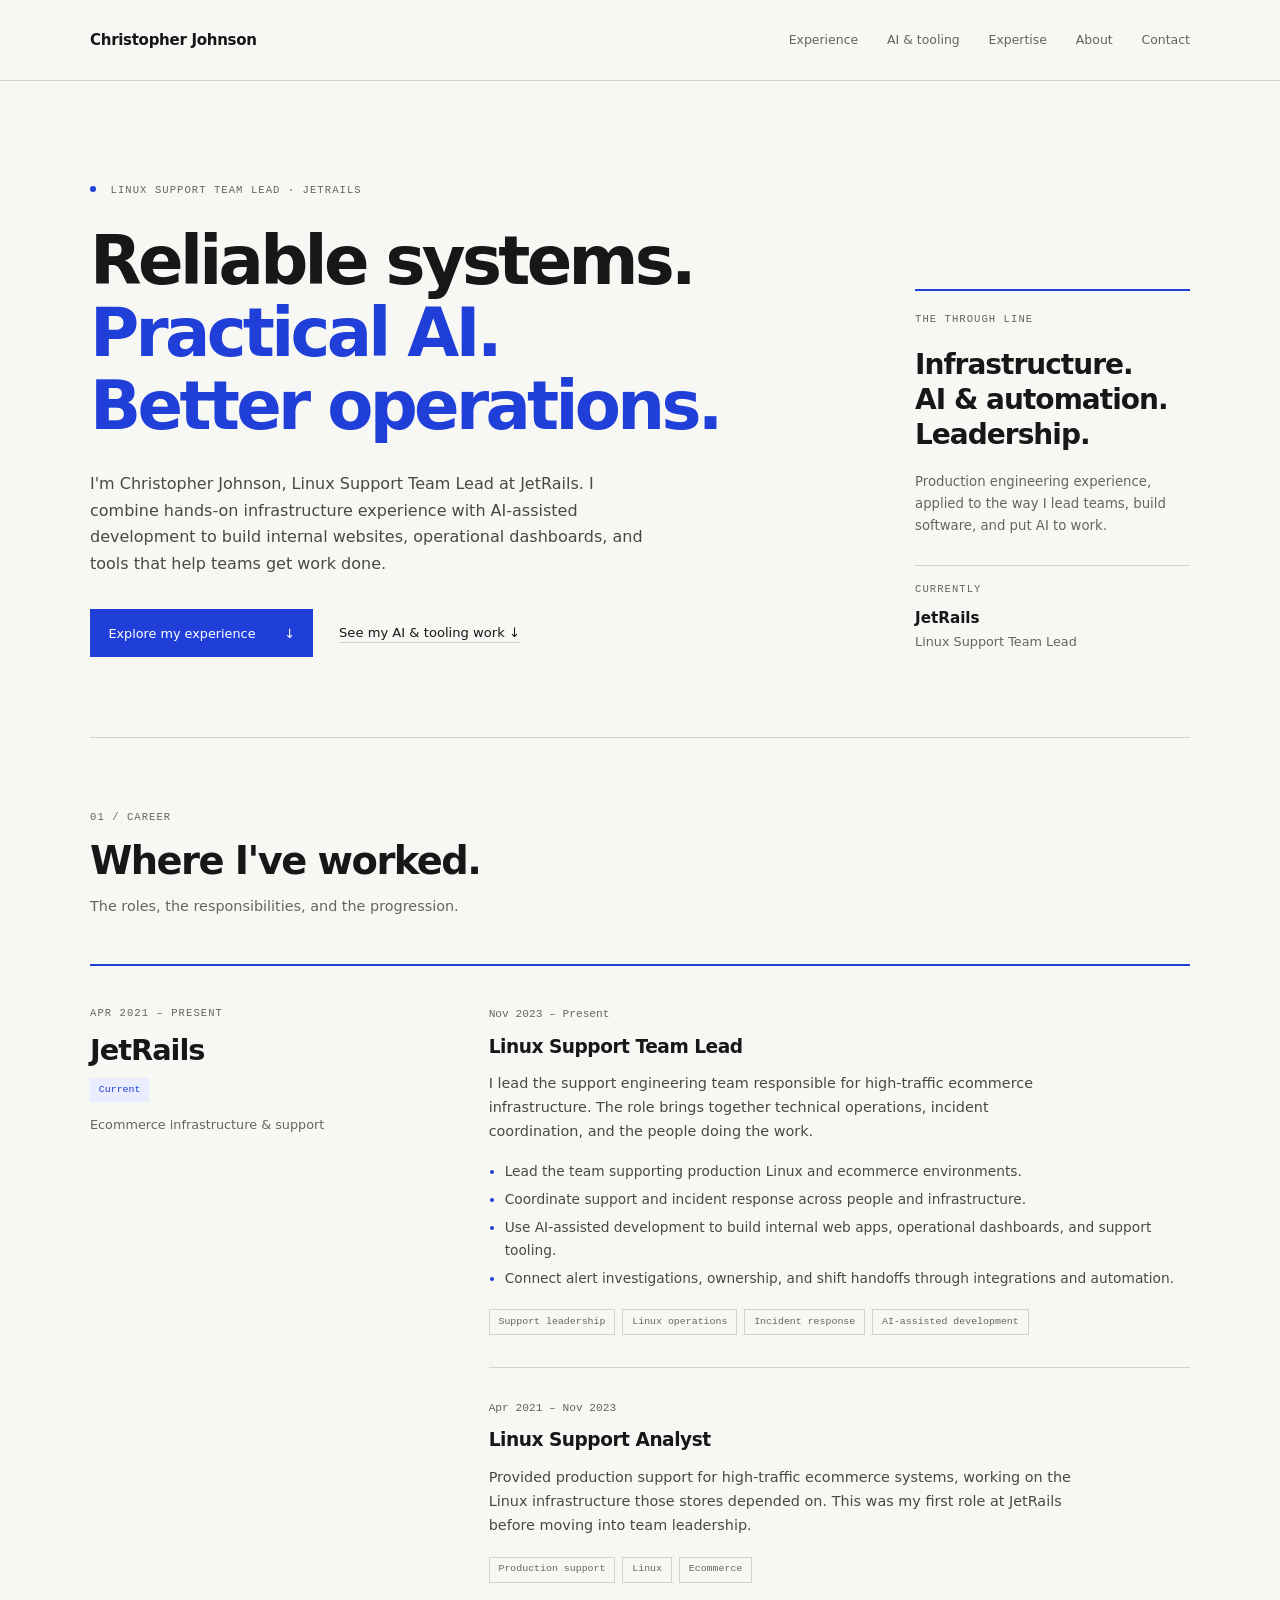
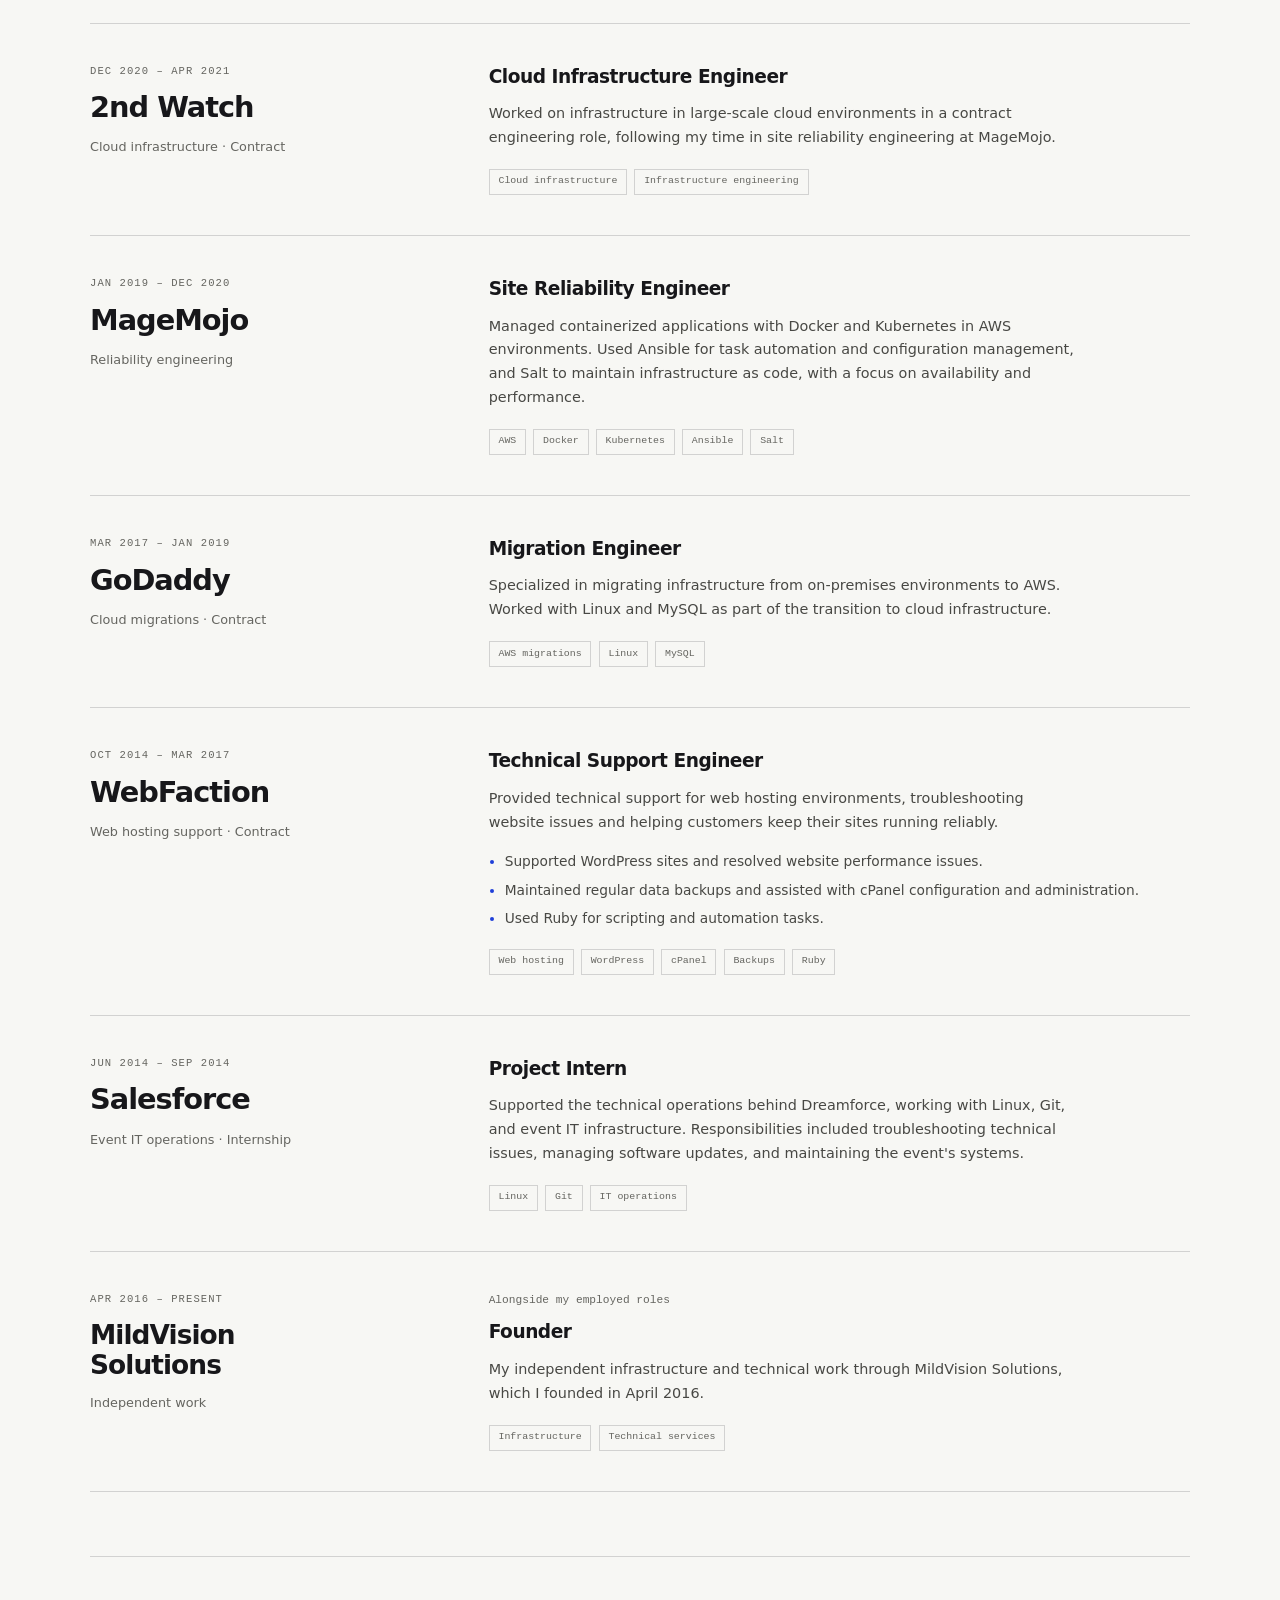
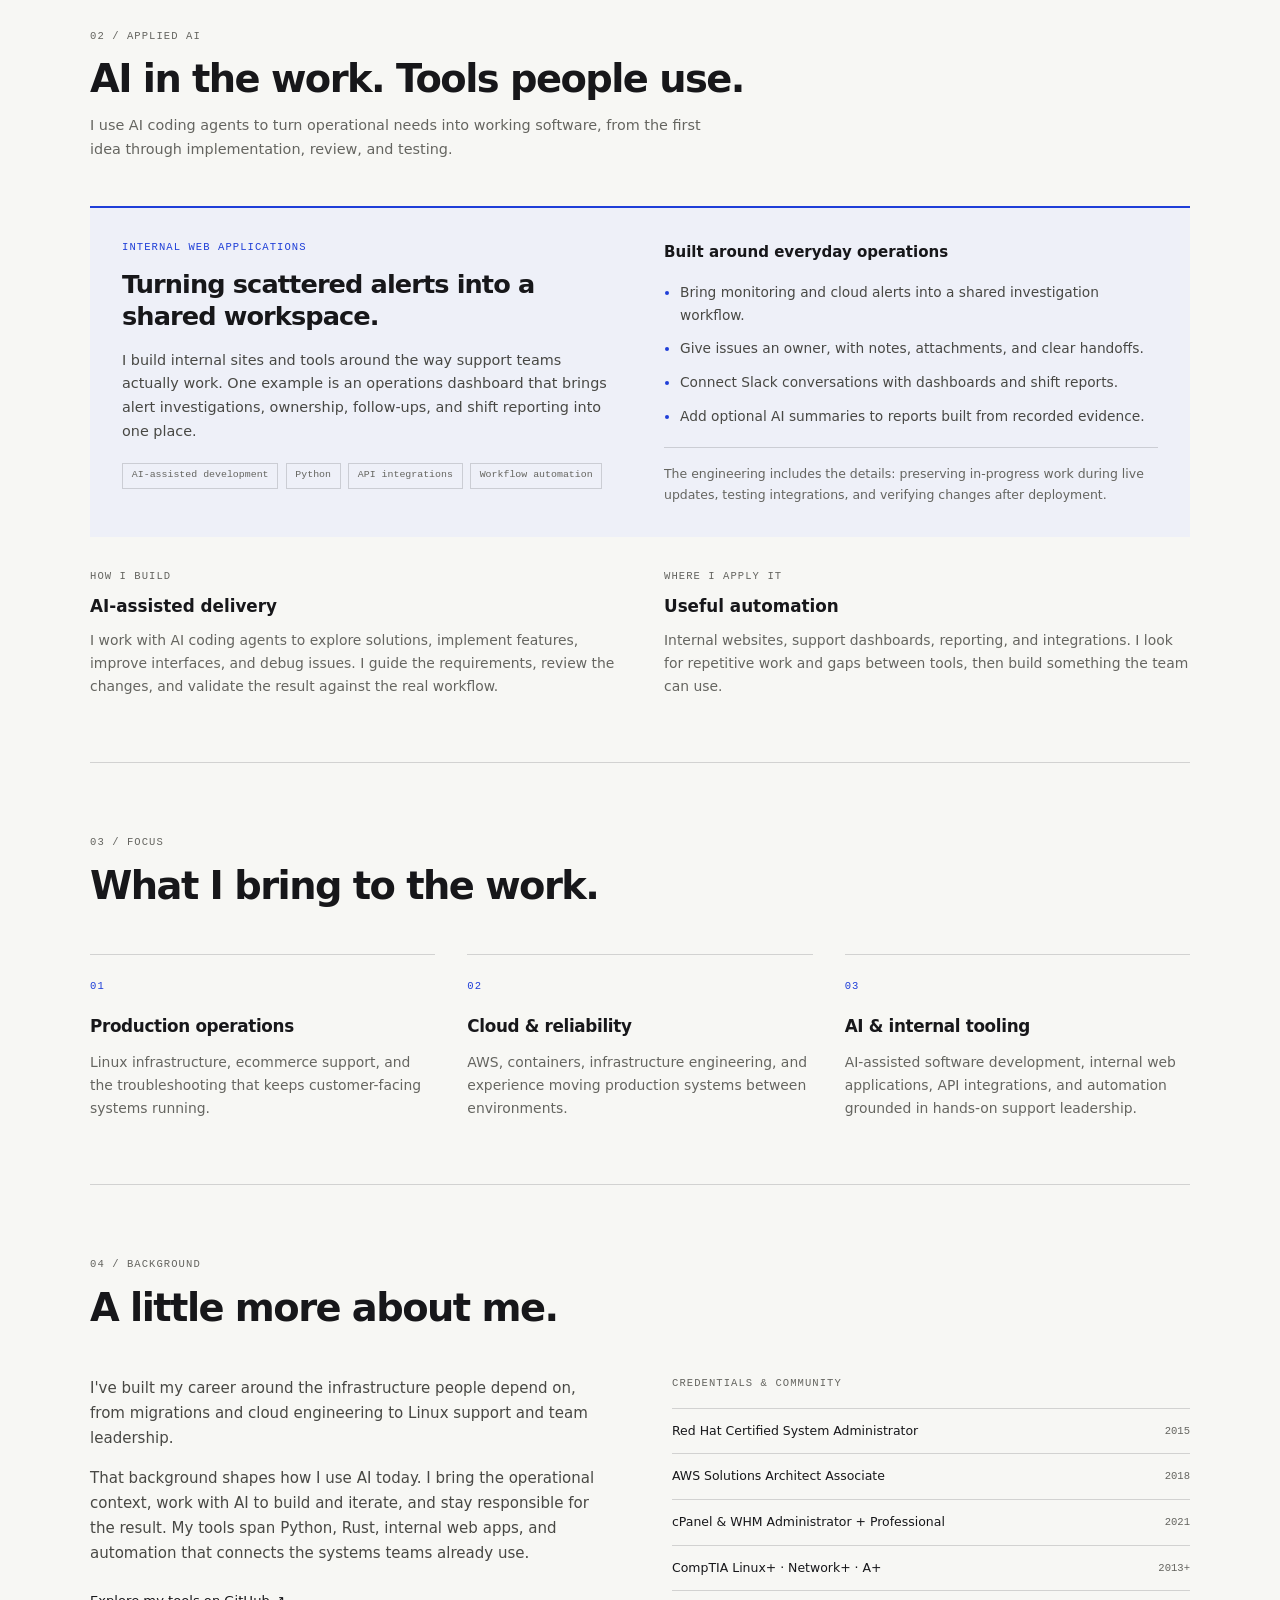
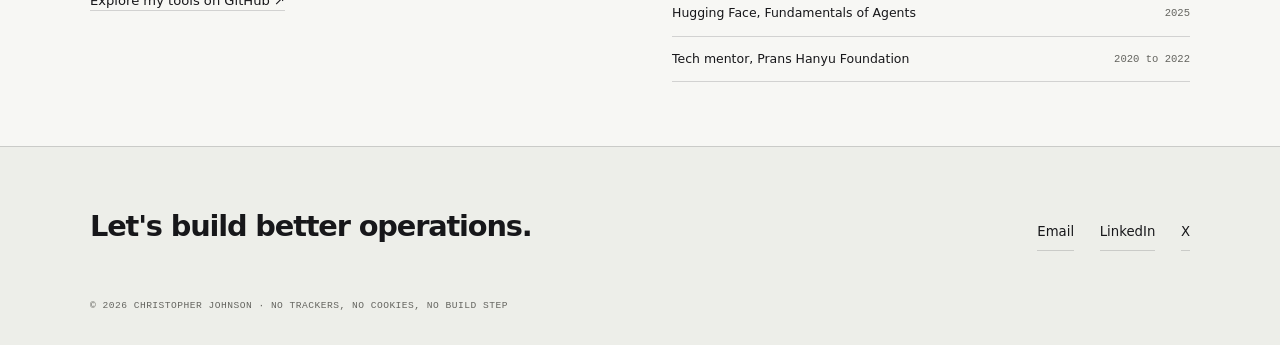
<file: index.html>
<!doctype html>
<html lang="en">
<head>
  <meta charset="utf-8">
  <meta name="viewport" content="width=device-width, initial-scale=1">
  <meta name="theme-color" content="#f7f7f4">
  <title>Christopher Johnson · Infrastructure, AI &amp; Operations</title>
  <meta name="description" content="Christopher Johnson leads Linux support at JetRails and uses AI-assisted development to build internal web apps, operational dashboards, and automation. Explore his work and career.">
  <link rel="canonical" href="https://chrisjohnson89.github.io/">
  <link rel="icon" href="data:image/svg+xml,%3Csvg xmlns='http://www.w3.org/2000/svg' viewBox='0 0 64 64'%3E%3Crect width='64' height='64' fill='%231f3fd8'/%3E%3Ctext x='32' y='43' font-family='-apple-system,Segoe UI,sans-serif' font-size='30' font-weight='700' fill='%23f7f7f4' text-anchor='middle'%3ECJ%3C/text%3E%3C/svg%3E">
  <meta property="og:title" content="Christopher Johnson · Infrastructure, AI &amp; Operations">
  <meta property="og:description" content="Reliable systems. Practical AI. Better operations. Linux support leadership, internal web apps, and AI-assisted tooling by Christopher Johnson.">
  <meta property="og:type" content="website">
  <meta property="og:url" content="https://chrisjohnson89.github.io/">
  <meta property="og:image" content="https://chrisjohnson89.github.io/og-image.png">
  <meta name="twitter:card" content="summary_large_image">
  <link rel="stylesheet" href="styles.css?v=20260929-career-ai">
  <script type="application/ld+json">
  {
    "@context": "https://schema.org",
    "@type": "Person",
    "name": "Christopher Johnson",
    "jobTitle": "Linux Support Team Lead",
    "worksFor": { "@type": "Organization", "name": "JetRails" },
    "url": "https://chrisjohnson89.github.io/",
    "email": "mailto:cjengineer89@gmail.com",
    "sameAs": [
      "https://github.com/ChrisJohnson89",
      "https://www.linkedin.com/in/chrisjohnsonlink/",
      "https://x.com/sweetunit"
    ]
  }
  </script>
</head>
<body>
<a class="skip-link" href="#main">Skip to content</a>
<header class="site">
  <div class="wrap">
    <a class="wordmark" href="#">Christopher Johnson</a>
    <nav class="primary" aria-label="Primary">
      <a href="#experience">Experience</a>
      <a href="#ai-tooling">AI &amp; tooling</a>
      <a href="#expertise">Expertise</a>
      <a href="#about">About</a>
      <a href="#contact">Contact</a>
    </nav>
  </div>
</header>

<main id="main">
  <div class="wrap">
    <section class="hero" aria-labelledby="intro-title">
      <div class="hero-copy">
        <p class="label"><span class="status-dot" aria-hidden="true"></span> Linux Support Team Lead · JetRails</p>
        <h1 id="intro-title">Reliable systems.<br><span class="accent">Practical AI.<br>Better operations.</span></h1>
        <p class="intro">I'm Christopher Johnson, Linux Support Team Lead at JetRails. I combine hands-on infrastructure experience with AI-assisted development to build internal websites, operational dashboards, and tools that help teams get work done.</p>
        <div class="hero-meta">
          <a class="button" href="#experience">Explore my experience <span aria-hidden="true">↓</span></a>
          <a class="text-link" href="#ai-tooling">See my AI &amp; tooling work <span aria-hidden="true">↓</span></a>
        </div>
      </div>
      <aside class="career-overview" aria-label="Career overview">
        <p class="label">The through line</p>
        <p class="overview-title">Infrastructure.<br>AI &amp; automation.<br>Leadership.</p>
        <p>Production engineering experience, applied to the way I lead teams, build software, and put AI to work.</p>
        <div class="overview-footer"><span class="label">Currently</span><strong>JetRails</strong><span>Linux Support Team Lead</span></div>
      </aside>
    </section>

    <section id="experience" aria-labelledby="experience-title">
      <div class="section-head"><span class="label">01 / Career</span><h2 id="experience-title">Where I've worked.</h2><p>The roles, the responsibilities, and the progression.</p></div>
      <div class="career-list">
        <article class="employer">
          <header class="employer-heading"><p class="label">Apr 2021 – Present</p><h3>JetRails</h3><span class="current-badge">Current</span><p>Ecommerce infrastructure &amp; support</p></header>
          <div class="roles">
            <section class="role" aria-labelledby="jetrails-lead">
              <p class="role-date">Nov 2023 – Present</p><h4 id="jetrails-lead">Linux Support Team Lead</h4>
              <p>I lead the support engineering team responsible for high-traffic ecommerce infrastructure. The role brings together technical operations, incident coordination, and the people doing the work.</p>
              <ul class="responsibilities"><li>Lead the team supporting production Linux and ecommerce environments.</li><li>Coordinate support and incident response across people and infrastructure.</li><li>Use AI-assisted development to build internal web apps, operational dashboards, and support tooling.</li><li>Connect alert investigations, ownership, and shift handoffs through integrations and automation.</li></ul>
              <ul class="tags" aria-label="Areas of focus"><li>Support leadership</li><li>Linux operations</li><li>Incident response</li><li>AI-assisted development</li></ul>
            </section>
            <section class="role" aria-labelledby="jetrails-analyst">
              <p class="role-date">Apr 2021 – Nov 2023</p><h4 id="jetrails-analyst">Linux Support Analyst</h4>
              <p>Provided production support for high-traffic ecommerce systems, working on the Linux infrastructure those stores depended on. This was my first role at JetRails before moving into team leadership.</p>
              <ul class="tags" aria-label="Areas of focus"><li>Production support</li><li>Linux</li><li>Ecommerce</li></ul>
            </section>
          </div>
        </article>
        <article class="employer">
          <header class="employer-heading"><p class="label">Dec 2020 – Apr 2021</p><h3>2nd Watch</h3><p>Cloud infrastructure · Contract</p></header>
          <div class="roles"><section class="role" aria-labelledby="second-watch"><h4 id="second-watch">Cloud Infrastructure Engineer</h4><p>Worked on infrastructure in large-scale cloud environments in a contract engineering role, following my time in site reliability engineering at MageMojo.</p><ul class="tags" aria-label="Areas of focus"><li>Cloud infrastructure</li><li>Infrastructure engineering</li></ul></section></div>
        </article>
        <article class="employer">
          <header class="employer-heading"><p class="label">Jan 2019 – Dec 2020</p><h3>MageMojo</h3><p>Reliability engineering</p></header>
          <div class="roles"><section class="role" aria-labelledby="magemojo"><h4 id="magemojo">Site Reliability Engineer</h4><p>Managed containerized applications with Docker and Kubernetes in AWS environments. Used Ansible for task automation and configuration management, and Salt to maintain infrastructure as code, with a focus on availability and performance.</p><ul class="tags" aria-label="Areas of focus"><li>AWS</li><li>Docker</li><li>Kubernetes</li><li>Ansible</li><li>Salt</li></ul></section></div>
        </article>
        <article class="employer">
          <header class="employer-heading"><p class="label">Mar 2017 – Jan 2019</p><h3>GoDaddy</h3><p>Cloud migrations · Contract</p></header>
          <div class="roles"><section class="role" aria-labelledby="godaddy"><h4 id="godaddy">Migration Engineer</h4><p>Specialized in migrating infrastructure from on-premises environments to AWS. Worked with Linux and MySQL as part of the transition to cloud infrastructure.</p><ul class="tags" aria-label="Areas of focus"><li>AWS migrations</li><li>Linux</li><li>MySQL</li></ul></section></div>
        </article>
        <article class="employer" id="webfaction">
          <header class="employer-heading"><p class="label">Oct 2014 – Mar 2017</p><h3>WebFaction</h3><p>Web hosting support · Contract</p></header>
          <div class="roles">
            <section class="role" aria-labelledby="webfaction-role">
              <h4 id="webfaction-role">Technical Support Engineer</h4>
              <p>Provided technical support for web hosting environments, troubleshooting website issues and helping customers keep their sites running reliably.</p>
              <ul class="responsibilities"><li>Supported WordPress sites and resolved website performance issues.</li><li>Maintained regular data backups and assisted with cPanel configuration and administration.</li><li>Used Ruby for scripting and automation tasks.</li></ul>
              <ul class="tags" aria-label="Areas of focus"><li>Web hosting</li><li>WordPress</li><li>cPanel</li><li>Backups</li><li>Ruby</li></ul>
            </section>
          </div>
        </article>
        <article class="employer">
          <header class="employer-heading"><p class="label">Jun 2014 – Sep 2014</p><h3>Salesforce</h3><p>Event IT operations · Internship</p></header>
          <div class="roles">
            <section class="role" aria-labelledby="salesforce-role">
              <h4 id="salesforce-role">Project Intern</h4>
              <p>Supported the technical operations behind Dreamforce, working with Linux, Git, and event IT infrastructure. Responsibilities included troubleshooting technical issues, managing software updates, and maintaining the event's systems.</p>
              <ul class="tags" aria-label="Areas of focus"><li>Linux</li><li>Git</li><li>IT operations</li></ul>
            </section>
          </div>
        </article>
        <article class="employer independent">
          <header class="employer-heading"><p class="label">Apr 2016 – Present</p><h3>MildVision<br>Solutions</h3><p>Independent work</p></header>
          <div class="roles"><section class="role" aria-labelledby="mildvision"><p class="role-date">Alongside my employed roles</p><h4 id="mildvision">Founder</h4><p>My independent infrastructure and technical work through MildVision Solutions, which I founded in April 2016.</p><ul class="tags" aria-label="Areas of focus"><li>Infrastructure</li><li>Technical services</li></ul></section></div>
        </article>
      </div>
    </section>

    <section id="ai-tooling" aria-labelledby="ai-title">
      <div class="section-head"><span class="label">02 / Applied AI</span><h2 id="ai-title">AI in the work. Tools people use.</h2><p>I use AI coding agents to turn operational needs into working software, from the first idea through implementation, review, and testing.</p></div>
      <article class="applied-work">
        <div class="applied-intro">
          <p class="label">Internal web applications</p>
          <h3>Turning scattered alerts into a shared workspace.</h3>
          <p>I build internal sites and tools around the way support teams actually work. One example is an operations dashboard that brings alert investigations, ownership, follow-ups, and shift reporting into one place.</p>
          <ul class="tags" aria-label="Technical focus"><li>AI-assisted development</li><li>Python</li><li>API integrations</li><li>Workflow automation</li></ul>
        </div>
        <div class="applied-details">
          <h4>Built around everyday operations</h4>
          <ul class="responsibilities"><li>Bring monitoring and cloud alerts into a shared investigation workflow.</li><li>Give issues an owner, with notes, attachments, and clear handoffs.</li><li>Connect Slack conversations with dashboards and shift reports.</li><li>Add optional AI summaries to reports built from recorded evidence.</li></ul>
          <p class="work-note">The engineering includes the details: preserving in-progress work during live updates, testing integrations, and verifying changes after deployment.</p>
        </div>
      </article>
      <div class="ai-practice">
        <article><p class="label">How I build</p><h3>AI-assisted delivery</h3><p>I work with AI coding agents to explore solutions, implement features, improve interfaces, and debug issues. I guide the requirements, review the changes, and validate the result against the real workflow.</p></article>
        <article><p class="label">Where I apply it</p><h3>Useful automation</h3><p>Internal websites, support dashboards, reporting, and integrations. I look for repetitive work and gaps between tools, then build something the team can use.</p></article>
      </div>
    </section>

    <section id="expertise" aria-labelledby="expertise-title">
      <div class="section-head"><span class="label">03 / Focus</span><h2 id="expertise-title">What I bring to the work.</h2></div>
      <div class="expertise-grid">
        <article><span class="label">01</span><h3>Production operations</h3><p>Linux infrastructure, ecommerce support, and the troubleshooting that keeps customer-facing systems running.</p></article>
        <article><span class="label">02</span><h3>Cloud &amp; reliability</h3><p>AWS, containers, infrastructure engineering, and experience moving production systems between environments.</p></article>
        <article><span class="label">03</span><h3>AI &amp; internal tooling</h3><p>AI-assisted software development, internal web applications, API integrations, and automation grounded in hands-on support leadership.</p></article>
      </div>
    </section>

    <section id="about">
      <div class="section-head"><span class="label">04 / Background</span><h2>A little more about me.</h2></div>
      <div class="about-grid">
        <div class="bio">
          <p>I've built my career around the infrastructure people depend on, from migrations and cloud engineering to Linux support and team leadership.</p>
          <p>That background shapes how I use AI today. I bring the operational context, work with AI to build and iterate, and stay responsible for the result. My tools span Python, Rust, internal web apps, and automation that connects the systems teams already use.</p>
          <a class="text-link github-link" href="https://github.com/ChrisJohnson89">Explore my tools on GitHub <span aria-hidden="true">↗</span></a>
        </div>
        <div>
          <p class="label creds-label">Credentials &amp; community</p>
          <ul class="creds">
            <li><span>Red Hat Certified System Administrator</span><time>2015</time></li>
            <li><span>AWS Solutions Architect Associate</span><time>2018</time></li>
            <li><span>cPanel &amp; WHM Administrator + Professional</span><time>2021</time></li>
            <li><span>CompTIA Linux+ · Network+ · A+</span><time>2013+</time></li>
            <li><span>Hugging Face, Fundamentals of Agents</span><time>2025</time></li>
            <li><span>Tech mentor, Prans Hanyu Foundation</span><time>2020 to 2022</time></li>
          </ul>
        </div>
      </div>
    </section>
  </div>
</main>

<footer id="contact">
  <div class="wrap">
    <p class="cta">Let's build better operations.</p>
    <nav aria-label="Contact links">
      <a href="mailto:cjengineer89@gmail.com">Email</a>
      <a href="https://www.linkedin.com/in/chrisjohnsonlink/">LinkedIn</a>
      <a href="https://x.com/sweetunit">X</a>
    </nav>
  </div>
  <div class="wrap colophon">
    <p class="label">© 2026 Christopher Johnson · No trackers, no cookies, no build step</p>
  </div>
</footer>
</body>
</html>
</file>
<file: styles.css>
:root {
  --ground: #f7f7f4;
  --ink: #17171a;
  --muted: #656560;
  --accent: #1f3fd8;
  --hairline: rgba(23, 23, 26, .16);
  --sans: -apple-system, BlinkMacSystemFont, "Segoe UI", system-ui, sans-serif;
  --mono: ui-monospace, "SF Mono", Menlo, Consolas, monospace;
}
* { box-sizing: border-box; margin: 0; }
html { scroll-behavior: smooth; scroll-padding-top: 2rem; }
body { background: var(--ground); color: var(--ink); font: 400 1rem/1.65 var(--sans); -webkit-font-smoothing: antialiased; }
::selection { color: white; background: var(--accent); }
a { color: inherit; text-decoration: none; }
a:focus-visible { outline: 2px solid var(--accent); outline-offset: 6px; }
.wrap { max-width: 1180px; margin: 0 auto; padding: 0 2.5rem; }
.label { font: 500 .66rem/1.5 var(--mono); letter-spacing: .1em; text-transform: uppercase; color: var(--muted); }
.skip-link { position: fixed; top: -5rem; left: 1rem; z-index: 10; padding: .7rem 1rem; background: var(--accent); color: white; }
.skip-link:focus { top: 1rem; }
header.site { border-bottom: 1px solid var(--hairline); }
header.site .wrap { display: flex; justify-content: space-between; align-items: center; min-height: 80px; gap: 1rem; }
.wordmark { font-weight: 650; font-size: .94rem; letter-spacing: -.02em; }
nav.primary { display: flex; gap: 1.8rem; }
nav.primary a { font-size: .78rem; color: var(--muted); padding: .5rem 0; }
nav.primary a:hover, .text-link:hover { color: var(--accent); }
.hero { display: grid; grid-template-columns: minmax(0, 1fr) 275px; gap: 3rem; align-items: end; padding: clamp(4rem, 8vw, 7rem) 0 5rem; }
.status-dot { display: inline-block; width: 6px; height: 6px; border-radius: 50%; background: var(--accent); margin: 0 .45rem .1rem 0; }
.hero h1 { margin-top: 1.6rem; font-size: clamp(2.7rem, 5.5vw, 4.2rem); font-weight: 650; letter-spacing: -.055em; line-height: 1.08; }
.accent { color: var(--accent); }
.hero .intro { margin-top: 1.8rem; max-width: 55ch; font-size: 1rem; color: #484844; }
.hero-meta { margin-top: 2rem; display: flex; align-items: center; flex-wrap: wrap; gap: 1.3rem 1.6rem; font-size: .8rem; }
.button { display: inline-flex; align-items: center; justify-content: space-between; gap: 1.8rem; background: var(--accent); color: white; padding: .85rem 1.15rem; }
.button:hover { background: #172da0; }
.text-link { display: inline-block; text-decoration: underline; text-underline-offset: 5px; text-decoration-color: var(--hairline); font-size: .82rem; }
.career-overview { border-top: 2px solid var(--accent); padding-top: 1.3rem; padding-bottom: .3rem; }
.overview-title { margin: 1.2rem 0; font-size: 1.75rem; font-weight: 550; line-height: 1.25; letter-spacing: -.035em; }
.career-overview > p:not([class]) { color: var(--muted); font-size: .83rem; }
.overview-footer { display: flex; flex-direction: column; margin-top: 1.8rem; padding-top: 1rem; border-top: 1px solid var(--hairline); font-size: .8rem; }
.overview-footer strong { margin-top: .5rem; font-size: .95rem; }
.overview-footer > span:last-child { color: var(--muted); }
main section[id] { padding: 4rem 0; border-top: 1px solid var(--hairline); }
.section-head { margin-bottom: 2.8rem; }
.section-head h2 { font-size: clamp(1.8rem, 3vw, 2.5rem); font-weight: 550; letter-spacing: -.04em; line-height: 1.2; margin-top: .6rem; }
.section-head > p { color: var(--muted); font-size: .9rem; margin-top: .7rem; }
.career-list { border-top: 1px solid var(--hairline); }
.employer { display: grid; grid-template-columns: minmax(0, 1fr) minmax(0, 2fr); gap: 3rem; padding: 2.5rem 0; border-bottom: 1px solid var(--hairline); }
.employer:first-child { border-top: 2px solid var(--accent); margin-top: -1px; }
.employer-heading h3 { margin: .75rem 0 .45rem; font-size: 1.8rem; line-height: 1.15; font-weight: 600; letter-spacing: -.035em; }
.employer-heading > p:last-child { font-size: .8rem; color: var(--muted); margin-top: .75rem; }
.current-badge { display: inline-block; font: 500 .62rem/1.4 var(--mono); color: var(--accent); background: #e9edff; padding: .3rem .55rem; }
.role { padding: 0; }
.role + .role { margin-top: 2rem; border-top: 1px solid var(--hairline); padding-top: 2rem; }
.role-date { font: 400 .7rem/1.6 var(--mono); color: var(--muted); margin-bottom: .6rem; }
.role h4 { font-size: 1.16rem; font-weight: 600; letter-spacing: -.025em; line-height: 1.4; }
.role > p:not(.role-date) { color: #484844; font-size: .9rem; margin-top: .8rem; max-width: 65ch; }
.responsibilities { padding-left: 1rem; margin-top: 1rem; color: #484844; font-size: .86rem; }
.responsibilities li + li { margin-top: .35rem; }
.responsibilities li::marker { color: var(--accent); }
.tags { display: flex; flex-wrap: wrap; gap: .45rem; padding: 0; margin-top: 1.2rem; list-style: none; }
.tags li { border: 1px solid var(--hairline); padding: .28rem .55rem; color: var(--muted); font: 400 .62rem/1.5 var(--mono); }
.independent .employer-heading h3 { font-size: 1.65rem; }
.expertise-grid { display: grid; grid-template-columns: repeat(3, minmax(0, 1fr)); gap: 2rem; }
.expertise-grid article { border-top: 1px solid var(--hairline); padding-top: 1rem; }
.expertise-grid .label { color: var(--accent); }
.expertise-grid h3 { font-weight: 550; font-size: 1.05rem; margin-top: 1rem; letter-spacing: -.02em; }
.expertise-grid p { margin-top: .65rem; font-size: .87rem; color: var(--muted); }
.about-grid { display: grid; grid-template-columns: minmax(0, 1fr) minmax(0, 1fr); gap: 4rem; }
.bio p { font-size: .94rem; color: #484844; }
.bio p + p { margin-top: 1rem; }
.github-link { margin-top: 1.5rem; }
.creds-label { margin-bottom: 1rem; }
.creds { border-top: 1px solid var(--hairline); padding: 0; }
.creds li { list-style: none; display: flex; justify-content: space-between; gap: 1rem; padding: .75rem 0; border-bottom: 1px solid var(--hairline); font-size: .78rem; }
.creds time { flex-shrink: 0; font: 400 .66rem/1.9 var(--mono); color: var(--muted); }
footer { background: #edeee9; border-top: 1px solid var(--hairline); padding: 3.5rem 0 2rem; }
footer .wrap { display: flex; flex-wrap: wrap; justify-content: space-between; gap: 1.5rem; align-items: baseline; }
footer .cta { font-size: 1.8rem; font-weight: 550; letter-spacing: -.04em; }
footer nav { display: flex; flex-wrap: wrap; gap: 1.6rem; font-size: .83rem; }
footer nav a { border-bottom: 1px solid var(--hairline); padding: .4rem 0; }
footer nav a:hover { color: var(--accent); border-color: var(--accent); }
.colophon { margin-top: 3rem; }
.colophon .label { font-size: .6rem; letter-spacing: .05em; }
/* Applied AI: one concrete example, followed by working practice. */
#ai-tooling .section-head > p { max-width: 68ch; }
.applied-work { display: grid; grid-template-columns: minmax(0, 1fr) minmax(0, 1fr); gap: 3rem; background: #eef0f8; border-top: 2px solid var(--accent); padding: 2rem; }
.applied-intro > .label { color: var(--accent); }
.applied-intro h3 { font-size: 1.6rem; line-height: 1.25; letter-spacing: -.035em; font-weight: 550; margin-top: .8rem; }
.applied-intro > p:not(.label) { font-size: .9rem; color: #484844; margin-top: 1rem; }
.applied-details h4 { font-size: .94rem; font-weight: 600; }
.applied-details .responsibilities { font-size: .86rem; }
.applied-details .responsibilities li + li { margin-top: .7rem; }
.work-note { border-top: 1px solid var(--hairline); padding-top: 1rem; margin-top: 1.2rem; font-size: .78rem; color: var(--muted); }
.ai-practice { display: grid; grid-template-columns: repeat(2, minmax(0, 1fr)); gap: 3rem; margin-top: 2rem; }
.ai-practice h3 { font-size: 1.05rem; font-weight: 550; margin: .5rem 0; }
.ai-practice article > p:last-child { font-size: .87rem; color: var(--muted); }
@media (max-width: 900px) {
  .hero { grid-template-columns: minmax(0, 1fr) 215px; gap: 2rem; }
  .hero h1 { font-size: clamp(2.6rem, 5.5vw, 3.8rem); }
  .employer { grid-template-columns: minmax(0, 1fr) minmax(0, 2fr); gap: 2rem; }
  .about-grid { gap: 2rem; }
}
@media (max-width: 680px) {
  .wrap { padding: 0 1.25rem; }
  header.site .wrap { flex-direction: column; align-items: flex-start; justify-content: center; gap: .5rem; padding-top: 1rem; padding-bottom: .8rem; }
  nav.primary { gap: 1.4rem; flex-wrap: wrap; }
  nav.primary a { font-size: .75rem; }
  .hero { grid-template-columns: 1fr; padding: 3.5rem 0; gap: 2.5rem; }
  .hero h1 { font-size: clamp(2.4rem, 8.3vw, 3.4rem); }
  .hero .intro { font-size: .95rem; }
  .hero-copy > .label { font-size: .59rem; }
  .career-overview { display: none; }
  main section[id] { padding: 3rem 0; }
  .section-head { margin-bottom: 2rem; }
  .employer { grid-template-columns: 1fr; gap: 1.5rem; padding: 2rem 0; }
  .employer-heading h3 { font-size: 1.6rem; }
  .employer-heading > p:last-child { margin-top: .5rem; }
  .applied-work { grid-template-columns: 1fr; padding: 1.25rem; gap: 2rem; }
  .ai-practice { grid-template-columns: 1fr; gap: 1.5rem; }
  .expertise-grid, .about-grid { grid-template-columns: 1fr; gap: 2rem; }
  .roles { padding-left: 1rem; border-left: 2px solid #dfe3f3; }
  .creds time { font-size: .61rem; }
  footer .cta { font-size: 1.6rem; }
}
@media (prefers-reduced-motion: reduce) { html { scroll-behavior: auto; } }
</file>
